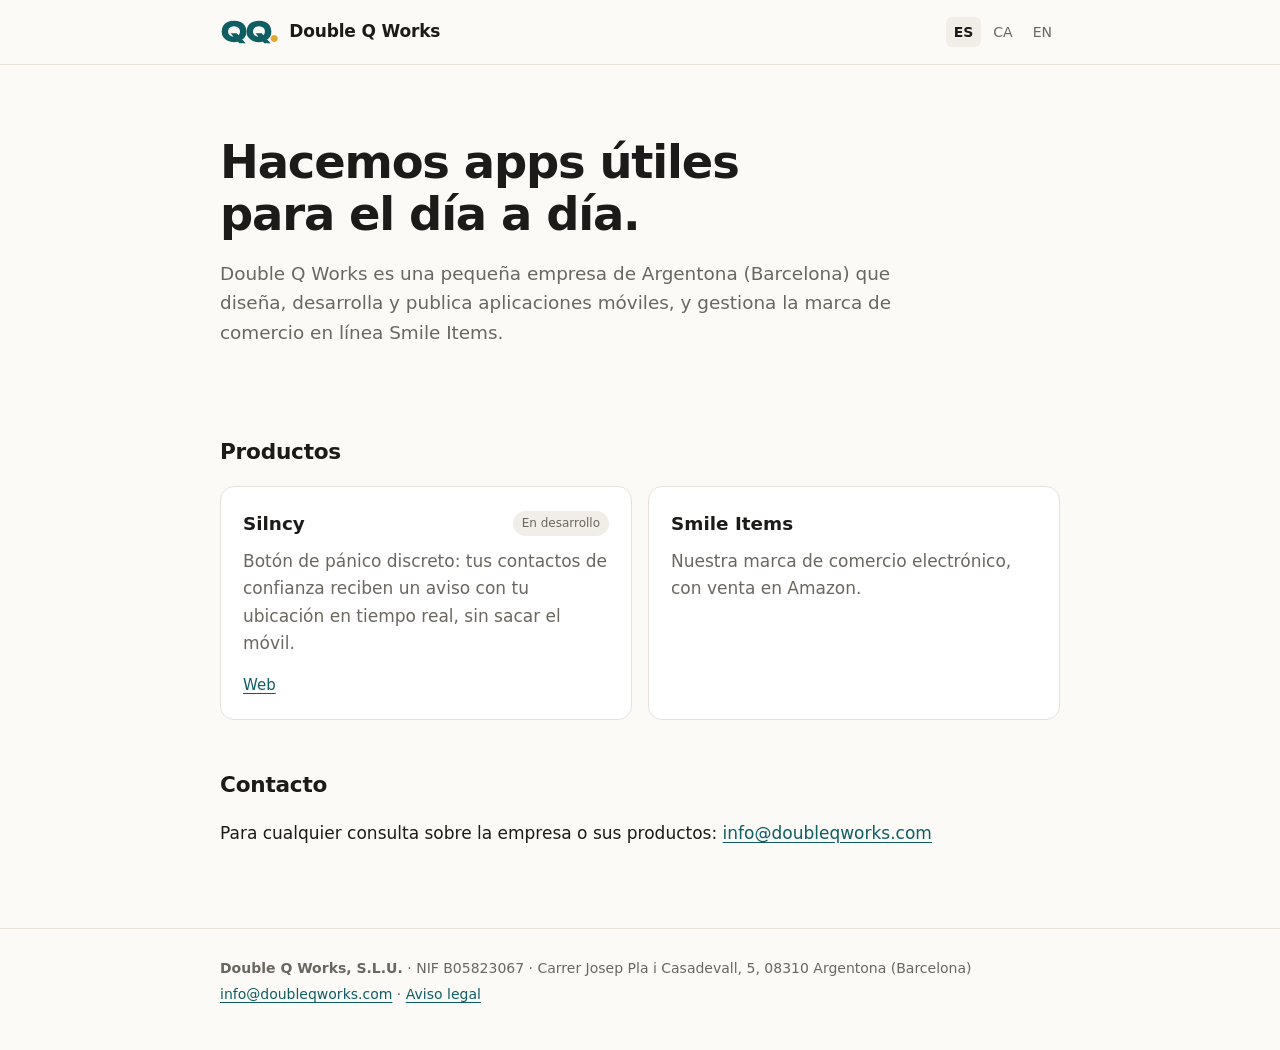
<file: index.html>
<!doctype html>
<html lang="es">
  <head>
    <meta charset="utf-8">
    <meta name="viewport" content="width=device-width, initial-scale=1">
    <title>Double Q Works — Apps y comercio en línea</title>
    <meta name="description" content="Double Q Works, S.L.U. desarrolla apps móviles y gestiona la marca de comercio en línea Smile Items. Argentona (Barcelona).">
    <link rel="canonical" href="https://doubleqworks.com/">
    <link rel="alternate" hreflang="es" href="https://doubleqworks.com/">
    <link rel="alternate" hreflang="ca" href="https://doubleqworks.com/ca/">
    <link rel="alternate" hreflang="en" href="https://doubleqworks.com/en/">
    <link rel="alternate" hreflang="x-default" href="https://doubleqworks.com/">
    <link rel="icon" href="/favicon.svg" type="image/svg+xml">
    <link rel="apple-touch-icon" href="/apple-touch-icon.png">
    <meta name="theme-color" content="#0F5E63">
    <link rel="stylesheet" href="/styles.css">
    <meta property="og:title" content="Double Q Works — Apps y comercio en línea">
    <meta property="og:description" content="Double Q Works, S.L.U. desarrolla apps móviles y gestiona la marca de comercio en línea Smile Items. Argentona (Barcelona).">
    <meta property="og:url" content="https://doubleqworks.com/">
    <meta property="og:type" content="website">
  </head>
  <body>

  <header class="top">
    <div class="wrap bar">
      <a class="brand" href="/" aria-label="Double Q Works"><svg class="mark" viewBox="0 0 431 189" aria-hidden="true"><g transform="translate(5.20 165.40)"><path fill="currentColor" d="M72.0 -62.400000000000006H116.80000000000001L181.60000000000002 11.8H135.6ZM97.0 3.4000000000000004Q70.0 3.4000000000000004 49.7 -6.3999999999999995Q29.400000000000002 -16.2 18.1 -33.800000000000004Q6.800000000000001 -51.400000000000006 6.800000000000001 -75.0Q6.800000000000001 -98.60000000000001 18.1 -116.20000000000002Q29.400000000000002 -133.8 49.7 -143.60000000000002Q70.0 -153.4 97.0 -153.4Q124.0 -153.4 144.3 -143.60000000000002Q164.60000000000002 -133.8 175.90000000000003 -116.20000000000002Q187.20000000000002 -98.60000000000001 187.20000000000002 -75.0Q187.20000000000002 -51.400000000000006 175.90000000000003 -33.800000000000004Q164.60000000000002 -16.2 144.3 -6.3999999999999995Q124.0 3.4000000000000004 97.0 3.4000000000000004ZM97.0 -38.0Q110.4 -38.0 120.10000000000001 -42.5Q129.8 -47.0 135.0 -55.3Q140.20000000000002 -63.6 140.20000000000002 -75.0Q140.20000000000002 -86.4 135.0 -94.7Q129.8 -103.0 120.10000000000001 -107.5Q110.4 -112.0 97.0 -112.0Q83.60000000000001 -112.0 73.9 -107.5Q64.2 -103.0 59.0 -94.7Q53.800000000000004 -86.4 53.800000000000004 -75.0Q53.800000000000004 -63.6 59.0 -55.3Q64.2 -47.0 73.9 -42.5Q83.60000000000001 -38.0 97.0 -38.0Z"/><path fill="currentColor" d="M253.0421052631579 -62.400000000000006H297.8421052631579L362.64210526315793 11.8H316.6421052631579ZM278.0421052631579 3.4000000000000004Q251.0421052631579 3.4000000000000004 230.7421052631579 -6.3999999999999995Q210.4421052631579 -16.2 199.14210526315793 -33.800000000000004Q187.84210526315792 -51.400000000000006 187.84210526315792 -75.0Q187.84210526315792 -98.60000000000001 199.14210526315793 -116.20000000000002Q210.4421052631579 -133.8 230.7421052631579 -143.60000000000002Q251.0421052631579 -153.4 278.0421052631579 -153.4Q305.0421052631579 -153.4 325.3421052631579 -143.60000000000002Q345.64210526315793 -133.8 356.94210526315794 -116.20000000000002Q368.2421052631579 -98.60000000000001 368.2421052631579 -75.0Q368.2421052631579 -51.400000000000006 356.94210526315794 -33.800000000000004Q345.64210526315793 -16.2 325.3421052631579 -6.3999999999999995Q305.0421052631579 3.4000000000000004 278.0421052631579 3.4000000000000004ZM278.0421052631579 -38.0Q291.44210526315794 -38.0 301.14210526315793 -42.5Q310.8421052631579 -47.0 316.0421052631579 -55.3Q321.2421052631579 -63.6 321.2421052631579 -75.0Q321.2421052631579 -86.4 316.0421052631579 -94.7Q310.8421052631579 -103.0 301.14210526315793 -107.5Q291.44210526315794 -112.0 278.0421052631579 -112.0Q264.64210526315793 -112.0 254.9421052631579 -107.5Q245.2421052631579 -103.0 240.0421052631579 -94.7Q234.84210526315792 -86.4 234.84210526315792 -75.0Q234.84210526315792 -63.6 240.0421052631579 -55.3Q245.2421052631579 -47.0 254.9421052631579 -42.5Q264.64210526315793 -38.0 278.0421052631579 -38.0Z"/><path class="dot" d="M388.6842105263158 2.2Q381.6842105263158 2.2 375.88421052631577 -1.1Q370.0842105263158 -4.4 366.7842105263158 -10.2Q363.4842105263158 -16.0 363.4842105263158 -23.0Q363.4842105263158 -30.200000000000003 366.7842105263158 -35.900000000000006Q370.0842105263158 -41.6 375.88421052631577 -44.900000000000006Q381.6842105263158 -48.2 388.6842105263158 -48.2Q395.8842105263158 -48.2 401.5842105263158 -44.900000000000006Q407.2842105263158 -41.6 410.5842105263158 -35.900000000000006Q413.8842105263158 -30.200000000000003 413.8842105263158 -23.0Q413.8842105263158 -16.0 410.5842105263158 -10.2Q407.2842105263158 -4.4 401.5842105263158 -1.1Q395.8842105263158 2.2 388.6842105263158 2.2Z"/></g></svg><span>Double Q Works</span></a>
      <nav class="langs" aria-label="Language"><span aria-current="true">ES</span><a href="/ca/" hreflang="ca" lang="ca">CA</a><a href="/en/" hreflang="en" lang="en">EN</a></nav>
    </div>
  </header>
  <main>
    <section class="hero wrap">
      <h1>Hacemos apps útiles para el día a día.</h1>
      <p class="lede">Double Q Works es una pequeña empresa de Argentona (Barcelona) que diseña, desarrolla y publica aplicaciones móviles, y gestiona la marca de comercio en línea Smile Items.</p>
    </section>

    <section class="wrap" id="products" aria-labelledby="h-products">
      <h2 id="h-products">Productos</h2>
      <ul class="cards">
        <li class="card">
          <div class="card-head"><h3>Silncy</h3><span class="tag">En desarrollo</span></div>
          <p>Botón de pánico discreto: tus contactos de confianza reciben un aviso con tu ubicación en tiempo real, sin sacar el móvil.</p>
          <p class="links"><a href="https://silncy.com/es/">Web</a></p>
        </li>
        <li class="card">
          <div class="card-head"><h3>Smile Items</h3></div>
          <p>Nuestra marca de comercio electrónico, con venta en Amazon.</p>
        </li>
      </ul>
    </section>

    <section class="wrap contact" id="contact" aria-labelledby="h-contact">
      <h2 id="h-contact">Contacto</h2>
      <p>Para cualquier consulta sobre la empresa o sus productos: <a href="mailto:info@doubleqworks.com">info@doubleqworks.com</a></p>
    </section>
  </main>

  <footer class="foot">
    <div class="wrap">
      <p><strong>Double Q Works, S.L.U.</strong> · NIF B05823067 · Carrer Josep Pla i Casadevall, 5, 08310 Argentona (Barcelona)</p>
      <p><a href="mailto:info@doubleqworks.com">info@doubleqworks.com</a> · <a href="/aviso-legal/">Aviso legal</a></p>
    </div>
  </footer>
  </body>
</html>
</file>
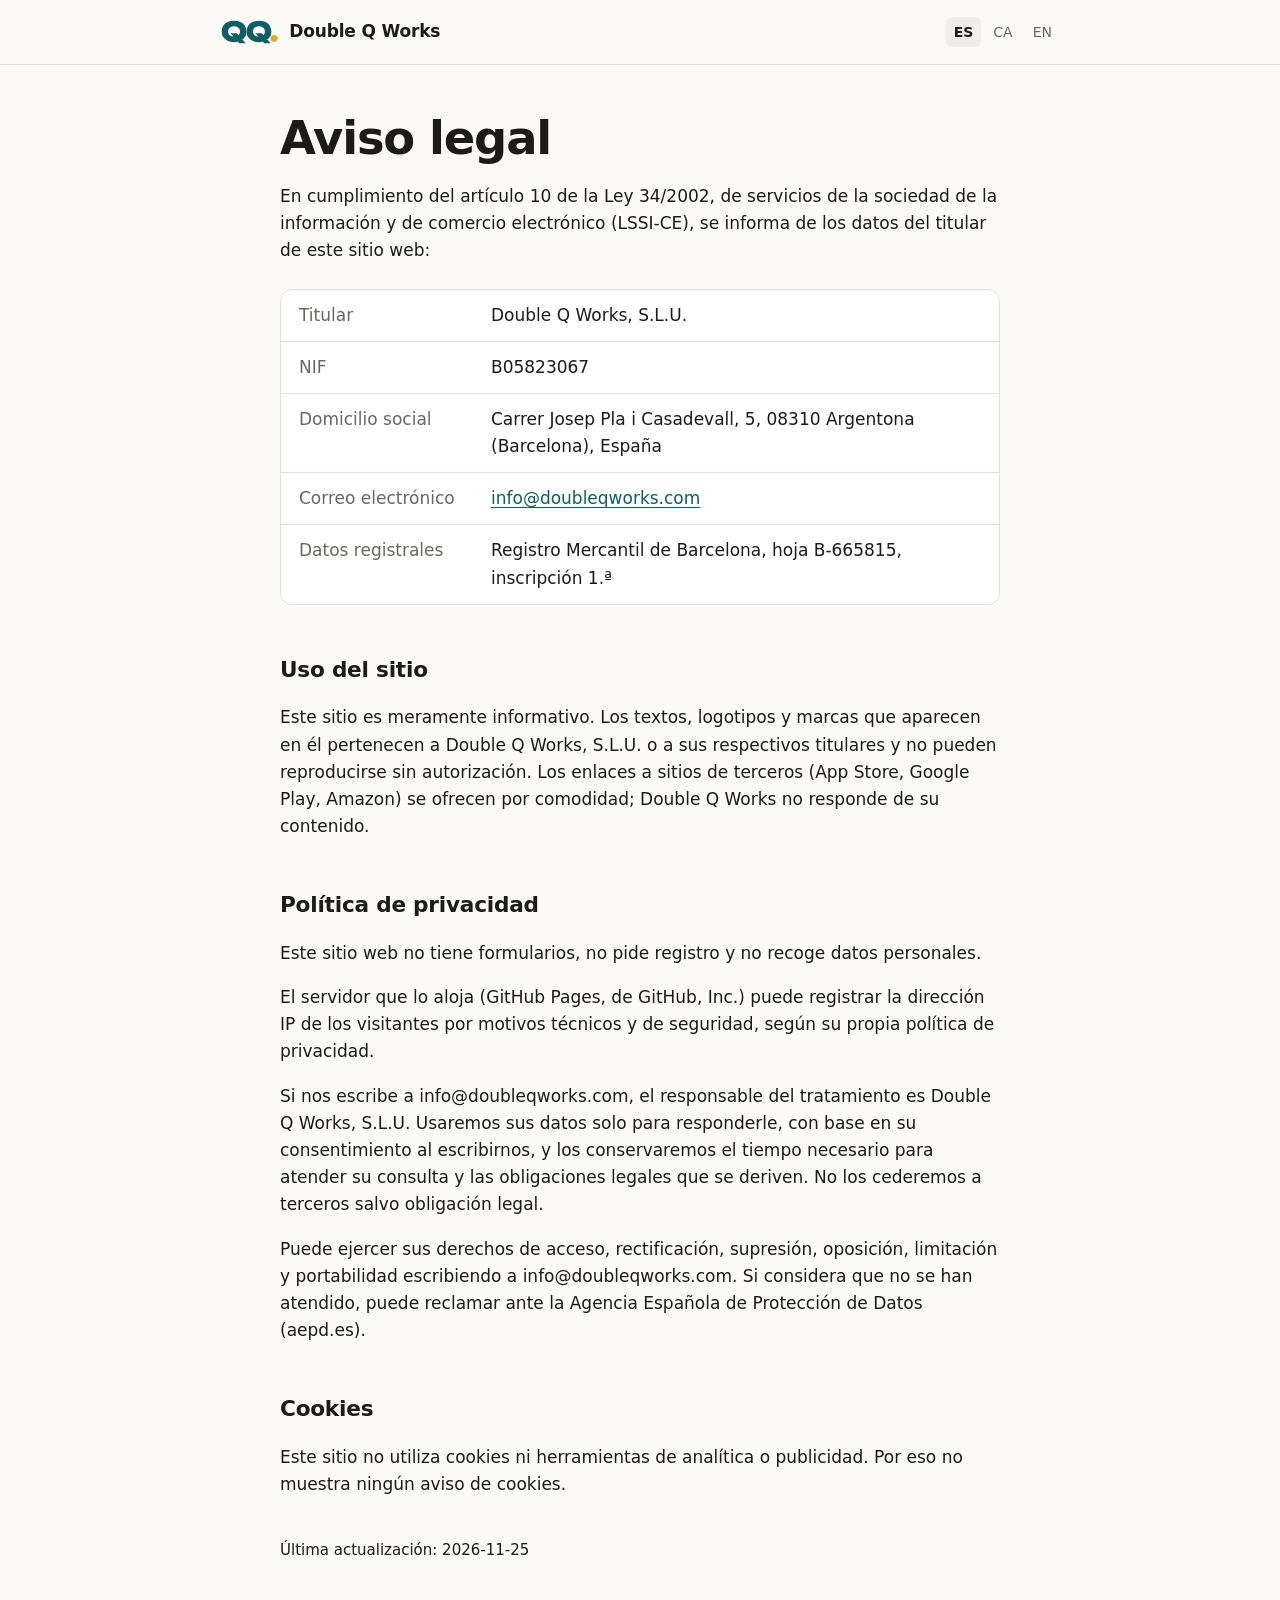
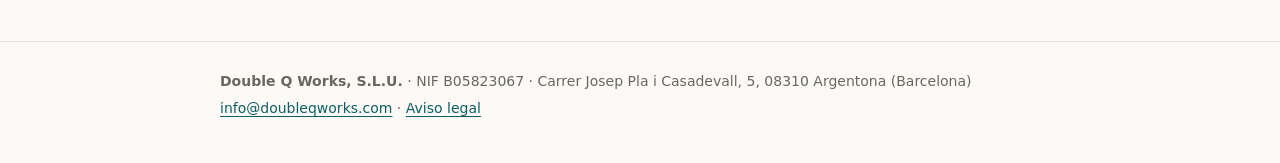
<file: aviso-legal/index.html>
<!doctype html>
<html lang="es">
  <head>
    <meta charset="utf-8">
    <meta name="viewport" content="width=device-width, initial-scale=1">
    <title>Aviso legal, privacidad y cookies — Double Q Works</title>
    <meta name="description" content="En cumplimiento del artículo 10 de la Ley 34/2002, de servicios de la sociedad de la información y de comercio electrónico (LSSI-CE), se informa de lo">
    <link rel="canonical" href="https://doubleqworks.com/aviso-legal/">
    <link rel="alternate" hreflang="es" href="https://doubleqworks.com/aviso-legal/">
    <link rel="alternate" hreflang="ca" href="https://doubleqworks.com/ca/avis-legal/">
    <link rel="alternate" hreflang="en" href="https://doubleqworks.com/en/legal/">
    <link rel="alternate" hreflang="x-default" href="https://doubleqworks.com/aviso-legal/">
    <link rel="icon" href="/favicon.svg" type="image/svg+xml">
    <link rel="apple-touch-icon" href="/apple-touch-icon.png">
    <meta name="theme-color" content="#0F5E63">
    <link rel="stylesheet" href="/styles.css">
    <meta property="og:title" content="Aviso legal, privacidad y cookies — Double Q Works">
    <meta property="og:description" content="En cumplimiento del artículo 10 de la Ley 34/2002, de servicios de la sociedad de la información y de comercio electrónico (LSSI-CE), se informa de lo">
    <meta property="og:url" content="https://doubleqworks.com/aviso-legal/">
    <meta property="og:type" content="website">
  </head>
  <body>

  <header class="top">
    <div class="wrap bar">
      <a class="brand" href="/" aria-label="Double Q Works"><svg class="mark" viewBox="0 0 431 189" aria-hidden="true"><g transform="translate(5.20 165.40)"><path fill="currentColor" d="M72.0 -62.400000000000006H116.80000000000001L181.60000000000002 11.8H135.6ZM97.0 3.4000000000000004Q70.0 3.4000000000000004 49.7 -6.3999999999999995Q29.400000000000002 -16.2 18.1 -33.800000000000004Q6.800000000000001 -51.400000000000006 6.800000000000001 -75.0Q6.800000000000001 -98.60000000000001 18.1 -116.20000000000002Q29.400000000000002 -133.8 49.7 -143.60000000000002Q70.0 -153.4 97.0 -153.4Q124.0 -153.4 144.3 -143.60000000000002Q164.60000000000002 -133.8 175.90000000000003 -116.20000000000002Q187.20000000000002 -98.60000000000001 187.20000000000002 -75.0Q187.20000000000002 -51.400000000000006 175.90000000000003 -33.800000000000004Q164.60000000000002 -16.2 144.3 -6.3999999999999995Q124.0 3.4000000000000004 97.0 3.4000000000000004ZM97.0 -38.0Q110.4 -38.0 120.10000000000001 -42.5Q129.8 -47.0 135.0 -55.3Q140.20000000000002 -63.6 140.20000000000002 -75.0Q140.20000000000002 -86.4 135.0 -94.7Q129.8 -103.0 120.10000000000001 -107.5Q110.4 -112.0 97.0 -112.0Q83.60000000000001 -112.0 73.9 -107.5Q64.2 -103.0 59.0 -94.7Q53.800000000000004 -86.4 53.800000000000004 -75.0Q53.800000000000004 -63.6 59.0 -55.3Q64.2 -47.0 73.9 -42.5Q83.60000000000001 -38.0 97.0 -38.0Z"/><path fill="currentColor" d="M253.0421052631579 -62.400000000000006H297.8421052631579L362.64210526315793 11.8H316.6421052631579ZM278.0421052631579 3.4000000000000004Q251.0421052631579 3.4000000000000004 230.7421052631579 -6.3999999999999995Q210.4421052631579 -16.2 199.14210526315793 -33.800000000000004Q187.84210526315792 -51.400000000000006 187.84210526315792 -75.0Q187.84210526315792 -98.60000000000001 199.14210526315793 -116.20000000000002Q210.4421052631579 -133.8 230.7421052631579 -143.60000000000002Q251.0421052631579 -153.4 278.0421052631579 -153.4Q305.0421052631579 -153.4 325.3421052631579 -143.60000000000002Q345.64210526315793 -133.8 356.94210526315794 -116.20000000000002Q368.2421052631579 -98.60000000000001 368.2421052631579 -75.0Q368.2421052631579 -51.400000000000006 356.94210526315794 -33.800000000000004Q345.64210526315793 -16.2 325.3421052631579 -6.3999999999999995Q305.0421052631579 3.4000000000000004 278.0421052631579 3.4000000000000004ZM278.0421052631579 -38.0Q291.44210526315794 -38.0 301.14210526315793 -42.5Q310.8421052631579 -47.0 316.0421052631579 -55.3Q321.2421052631579 -63.6 321.2421052631579 -75.0Q321.2421052631579 -86.4 316.0421052631579 -94.7Q310.8421052631579 -103.0 301.14210526315793 -107.5Q291.44210526315794 -112.0 278.0421052631579 -112.0Q264.64210526315793 -112.0 254.9421052631579 -107.5Q245.2421052631579 -103.0 240.0421052631579 -94.7Q234.84210526315792 -86.4 234.84210526315792 -75.0Q234.84210526315792 -63.6 240.0421052631579 -55.3Q245.2421052631579 -47.0 254.9421052631579 -42.5Q264.64210526315793 -38.0 278.0421052631579 -38.0Z"/><path class="dot" d="M388.6842105263158 2.2Q381.6842105263158 2.2 375.88421052631577 -1.1Q370.0842105263158 -4.4 366.7842105263158 -10.2Q363.4842105263158 -16.0 363.4842105263158 -23.0Q363.4842105263158 -30.200000000000003 366.7842105263158 -35.900000000000006Q370.0842105263158 -41.6 375.88421052631577 -44.900000000000006Q381.6842105263158 -48.2 388.6842105263158 -48.2Q395.8842105263158 -48.2 401.5842105263158 -44.900000000000006Q407.2842105263158 -41.6 410.5842105263158 -35.900000000000006Q413.8842105263158 -30.200000000000003 413.8842105263158 -23.0Q413.8842105263158 -16.0 410.5842105263158 -10.2Q407.2842105263158 -4.4 401.5842105263158 -1.1Q395.8842105263158 2.2 388.6842105263158 2.2Z"/></g></svg><span>Double Q Works</span></a>
      <nav class="langs" aria-label="Language"><span aria-current="true">ES</span><a href="/ca/avis-legal/" hreflang="ca" lang="ca">CA</a><a href="/en/legal/" hreflang="en" lang="en">EN</a></nav>
    </div>
  </header>
  <main class="wrap prose">
    <h1>Aviso legal</h1>
    <p>En cumplimiento del artículo 10 de la Ley 34/2002, de servicios de la sociedad de la información y de comercio electrónico (LSSI-CE), se informa de los datos del titular de este sitio web:</p>
    <dl class="facts">
      <div><dt>Titular</dt><dd>Double Q Works, S.L.U.</dd></div>
      <div><dt>NIF</dt><dd>B05823067</dd></div>
      <div><dt>Domicilio social</dt><dd>Carrer Josep Pla i Casadevall, 5, 08310 Argentona (Barcelona), España</dd></div>
      <div><dt>Correo electrónico</dt><dd><a href="mailto:info@doubleqworks.com">info@doubleqworks.com</a></dd></div>
      <div><dt>Datos registrales</dt><dd>Registro Mercantil de Barcelona, hoja B-665815, inscripción 1.ª</dd></div>
    </dl>
    <h2>Uso del sitio</h2>
    <p>Este sitio es meramente informativo. Los textos, logotipos y marcas que aparecen en él pertenecen a Double Q Works, S.L.U. o a sus respectivos titulares y no pueden reproducirse sin autorización. Los enlaces a sitios de terceros (App Store, Google Play, Amazon) se ofrecen por comodidad; Double Q Works no responde de su contenido.</p>

    <h2 id="privacy">Política de privacidad</h2>
    <p>Este sitio web no tiene formularios, no pide registro y no recoge datos personales.</p>
    <p>El servidor que lo aloja (GitHub Pages, de GitHub, Inc.) puede registrar la dirección IP de los visitantes por motivos técnicos y de seguridad, según su propia política de privacidad.</p>
    <p>Si nos escribe a info@doubleqworks.com, el responsable del tratamiento es Double Q Works, S.L.U. Usaremos sus datos solo para responderle, con base en su consentimiento al escribirnos, y los conservaremos el tiempo necesario para atender su consulta y las obligaciones legales que se deriven. No los cederemos a terceros salvo obligación legal.</p>
    <p>Puede ejercer sus derechos de acceso, rectificación, supresión, oposición, limitación y portabilidad escribiendo a info@doubleqworks.com. Si considera que no se han atendido, puede reclamar ante la Agencia Española de Protección de Datos (aepd.es).</p>
    

    <h2 id="cookies">Cookies</h2>
    <p>Este sitio no utiliza cookies ni herramientas de analítica o publicidad. Por eso no muestra ningún aviso de cookies.</p>

    <p class="muted">Última actualización: 2026-11-25</p>
  </main>

  <footer class="foot">
    <div class="wrap">
      <p><strong>Double Q Works, S.L.U.</strong> · NIF B05823067 · Carrer Josep Pla i Casadevall, 5, 08310 Argentona (Barcelona)</p>
      <p><a href="mailto:info@doubleqworks.com">info@doubleqworks.com</a> · <a href="/aviso-legal/">Aviso legal</a></p>
    </div>
  </footer>
  </body>
</html>
</file>
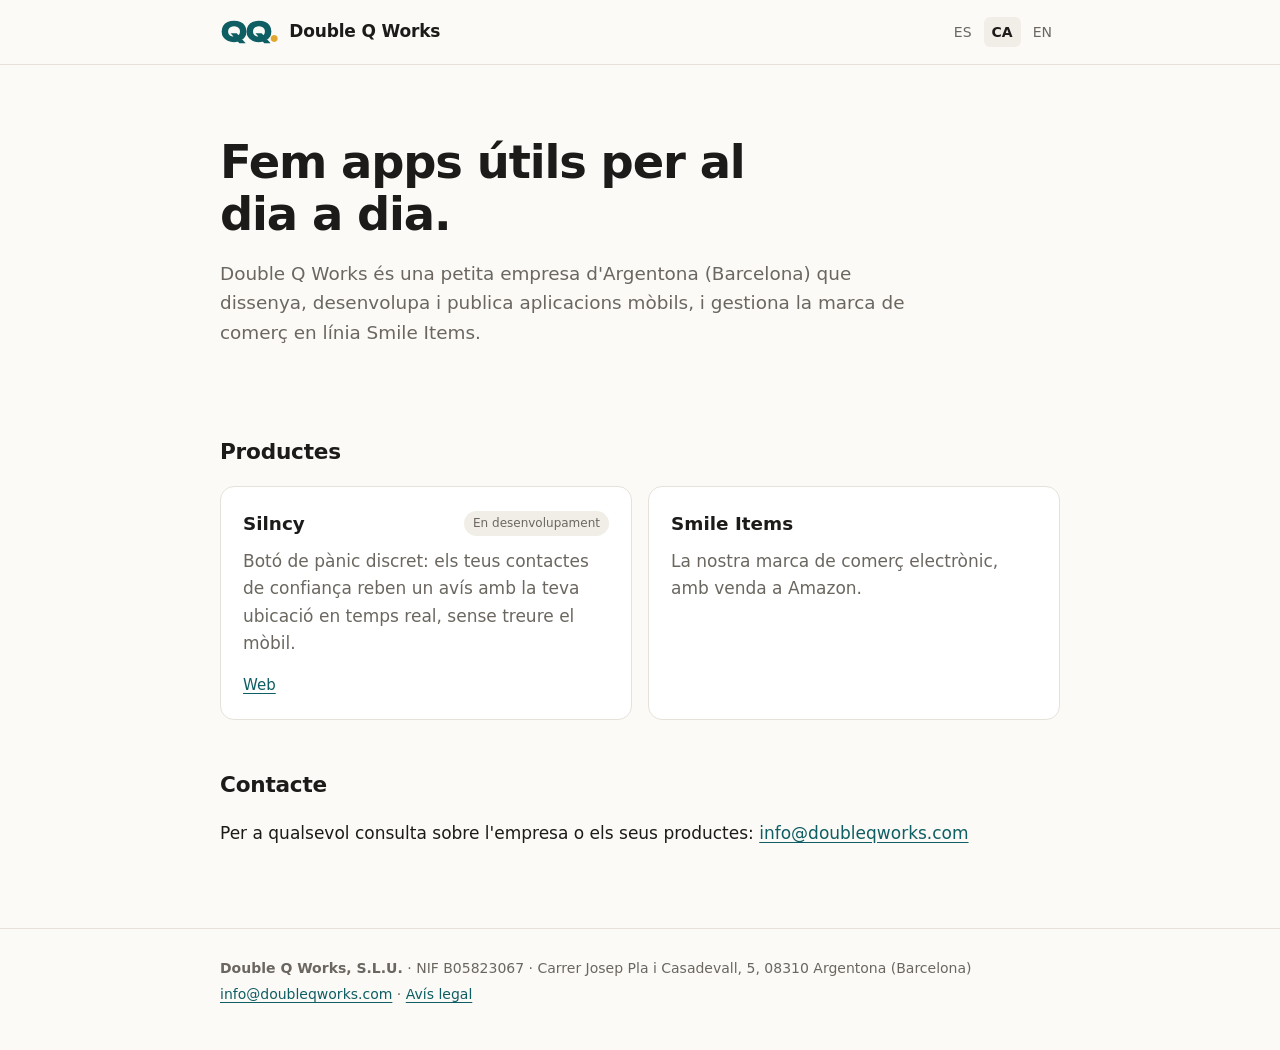
<file: ca/index.html>
<!doctype html>
<html lang="ca">
  <head>
    <meta charset="utf-8">
    <meta name="viewport" content="width=device-width, initial-scale=1">
    <title>Double Q Works — Apps i comerç en línia</title>
    <meta name="description" content="Double Q Works, S.L.U. desenvolupa apps mòbils i gestiona la marca de comerç en línia Smile Items. Argentona (Barcelona).">
    <link rel="canonical" href="https://doubleqworks.com/ca/">
    <link rel="alternate" hreflang="es" href="https://doubleqworks.com/">
    <link rel="alternate" hreflang="ca" href="https://doubleqworks.com/ca/">
    <link rel="alternate" hreflang="en" href="https://doubleqworks.com/en/">
    <link rel="alternate" hreflang="x-default" href="https://doubleqworks.com/">
    <link rel="icon" href="/favicon.svg" type="image/svg+xml">
    <link rel="apple-touch-icon" href="/apple-touch-icon.png">
    <meta name="theme-color" content="#0F5E63">
    <link rel="stylesheet" href="/styles.css">
    <meta property="og:title" content="Double Q Works — Apps i comerç en línia">
    <meta property="og:description" content="Double Q Works, S.L.U. desenvolupa apps mòbils i gestiona la marca de comerç en línia Smile Items. Argentona (Barcelona).">
    <meta property="og:url" content="https://doubleqworks.com/ca/">
    <meta property="og:type" content="website">
  </head>
  <body>

  <header class="top">
    <div class="wrap bar">
      <a class="brand" href="/ca/" aria-label="Double Q Works"><svg class="mark" viewBox="0 0 431 189" aria-hidden="true"><g transform="translate(5.20 165.40)"><path fill="currentColor" d="M72.0 -62.400000000000006H116.80000000000001L181.60000000000002 11.8H135.6ZM97.0 3.4000000000000004Q70.0 3.4000000000000004 49.7 -6.3999999999999995Q29.400000000000002 -16.2 18.1 -33.800000000000004Q6.800000000000001 -51.400000000000006 6.800000000000001 -75.0Q6.800000000000001 -98.60000000000001 18.1 -116.20000000000002Q29.400000000000002 -133.8 49.7 -143.60000000000002Q70.0 -153.4 97.0 -153.4Q124.0 -153.4 144.3 -143.60000000000002Q164.60000000000002 -133.8 175.90000000000003 -116.20000000000002Q187.20000000000002 -98.60000000000001 187.20000000000002 -75.0Q187.20000000000002 -51.400000000000006 175.90000000000003 -33.800000000000004Q164.60000000000002 -16.2 144.3 -6.3999999999999995Q124.0 3.4000000000000004 97.0 3.4000000000000004ZM97.0 -38.0Q110.4 -38.0 120.10000000000001 -42.5Q129.8 -47.0 135.0 -55.3Q140.20000000000002 -63.6 140.20000000000002 -75.0Q140.20000000000002 -86.4 135.0 -94.7Q129.8 -103.0 120.10000000000001 -107.5Q110.4 -112.0 97.0 -112.0Q83.60000000000001 -112.0 73.9 -107.5Q64.2 -103.0 59.0 -94.7Q53.800000000000004 -86.4 53.800000000000004 -75.0Q53.800000000000004 -63.6 59.0 -55.3Q64.2 -47.0 73.9 -42.5Q83.60000000000001 -38.0 97.0 -38.0Z"/><path fill="currentColor" d="M253.0421052631579 -62.400000000000006H297.8421052631579L362.64210526315793 11.8H316.6421052631579ZM278.0421052631579 3.4000000000000004Q251.0421052631579 3.4000000000000004 230.7421052631579 -6.3999999999999995Q210.4421052631579 -16.2 199.14210526315793 -33.800000000000004Q187.84210526315792 -51.400000000000006 187.84210526315792 -75.0Q187.84210526315792 -98.60000000000001 199.14210526315793 -116.20000000000002Q210.4421052631579 -133.8 230.7421052631579 -143.60000000000002Q251.0421052631579 -153.4 278.0421052631579 -153.4Q305.0421052631579 -153.4 325.3421052631579 -143.60000000000002Q345.64210526315793 -133.8 356.94210526315794 -116.20000000000002Q368.2421052631579 -98.60000000000001 368.2421052631579 -75.0Q368.2421052631579 -51.400000000000006 356.94210526315794 -33.800000000000004Q345.64210526315793 -16.2 325.3421052631579 -6.3999999999999995Q305.0421052631579 3.4000000000000004 278.0421052631579 3.4000000000000004ZM278.0421052631579 -38.0Q291.44210526315794 -38.0 301.14210526315793 -42.5Q310.8421052631579 -47.0 316.0421052631579 -55.3Q321.2421052631579 -63.6 321.2421052631579 -75.0Q321.2421052631579 -86.4 316.0421052631579 -94.7Q310.8421052631579 -103.0 301.14210526315793 -107.5Q291.44210526315794 -112.0 278.0421052631579 -112.0Q264.64210526315793 -112.0 254.9421052631579 -107.5Q245.2421052631579 -103.0 240.0421052631579 -94.7Q234.84210526315792 -86.4 234.84210526315792 -75.0Q234.84210526315792 -63.6 240.0421052631579 -55.3Q245.2421052631579 -47.0 254.9421052631579 -42.5Q264.64210526315793 -38.0 278.0421052631579 -38.0Z"/><path class="dot" d="M388.6842105263158 2.2Q381.6842105263158 2.2 375.88421052631577 -1.1Q370.0842105263158 -4.4 366.7842105263158 -10.2Q363.4842105263158 -16.0 363.4842105263158 -23.0Q363.4842105263158 -30.200000000000003 366.7842105263158 -35.900000000000006Q370.0842105263158 -41.6 375.88421052631577 -44.900000000000006Q381.6842105263158 -48.2 388.6842105263158 -48.2Q395.8842105263158 -48.2 401.5842105263158 -44.900000000000006Q407.2842105263158 -41.6 410.5842105263158 -35.900000000000006Q413.8842105263158 -30.200000000000003 413.8842105263158 -23.0Q413.8842105263158 -16.0 410.5842105263158 -10.2Q407.2842105263158 -4.4 401.5842105263158 -1.1Q395.8842105263158 2.2 388.6842105263158 2.2Z"/></g></svg><span>Double Q Works</span></a>
      <nav class="langs" aria-label="Language"><a href="/" hreflang="es" lang="es">ES</a><span aria-current="true">CA</span><a href="/en/" hreflang="en" lang="en">EN</a></nav>
    </div>
  </header>
  <main>
    <section class="hero wrap">
      <h1>Fem apps útils per al dia a dia.</h1>
      <p class="lede">Double Q Works és una petita empresa d'Argentona (Barcelona) que dissenya, desenvolupa i publica aplicacions mòbils, i gestiona la marca de comerç en línia Smile Items.</p>
    </section>

    <section class="wrap" id="products" aria-labelledby="h-products">
      <h2 id="h-products">Productes</h2>
      <ul class="cards">
        <li class="card">
          <div class="card-head"><h3>Silncy</h3><span class="tag">En desenvolupament</span></div>
          <p>Botó de pànic discret: els teus contactes de confiança reben un avís amb la teva ubicació en temps real, sense treure el mòbil.</p>
          <p class="links"><a href="https://silncy.com/ca/">Web</a></p>
        </li>
        <li class="card">
          <div class="card-head"><h3>Smile Items</h3></div>
          <p>La nostra marca de comerç electrònic, amb venda a Amazon.</p>
        </li>
      </ul>
    </section>

    <section class="wrap contact" id="contact" aria-labelledby="h-contact">
      <h2 id="h-contact">Contacte</h2>
      <p>Per a qualsevol consulta sobre l'empresa o els seus productes: <a href="mailto:info@doubleqworks.com">info@doubleqworks.com</a></p>
    </section>
  </main>

  <footer class="foot">
    <div class="wrap">
      <p><strong>Double Q Works, S.L.U.</strong> · NIF B05823067 · Carrer Josep Pla i Casadevall, 5, 08310 Argentona (Barcelona)</p>
      <p><a href="mailto:info@doubleqworks.com">info@doubleqworks.com</a> · <a href="/ca/avis-legal/">Avís legal</a></p>
    </div>
  </footer>
  </body>
</html>
</file>
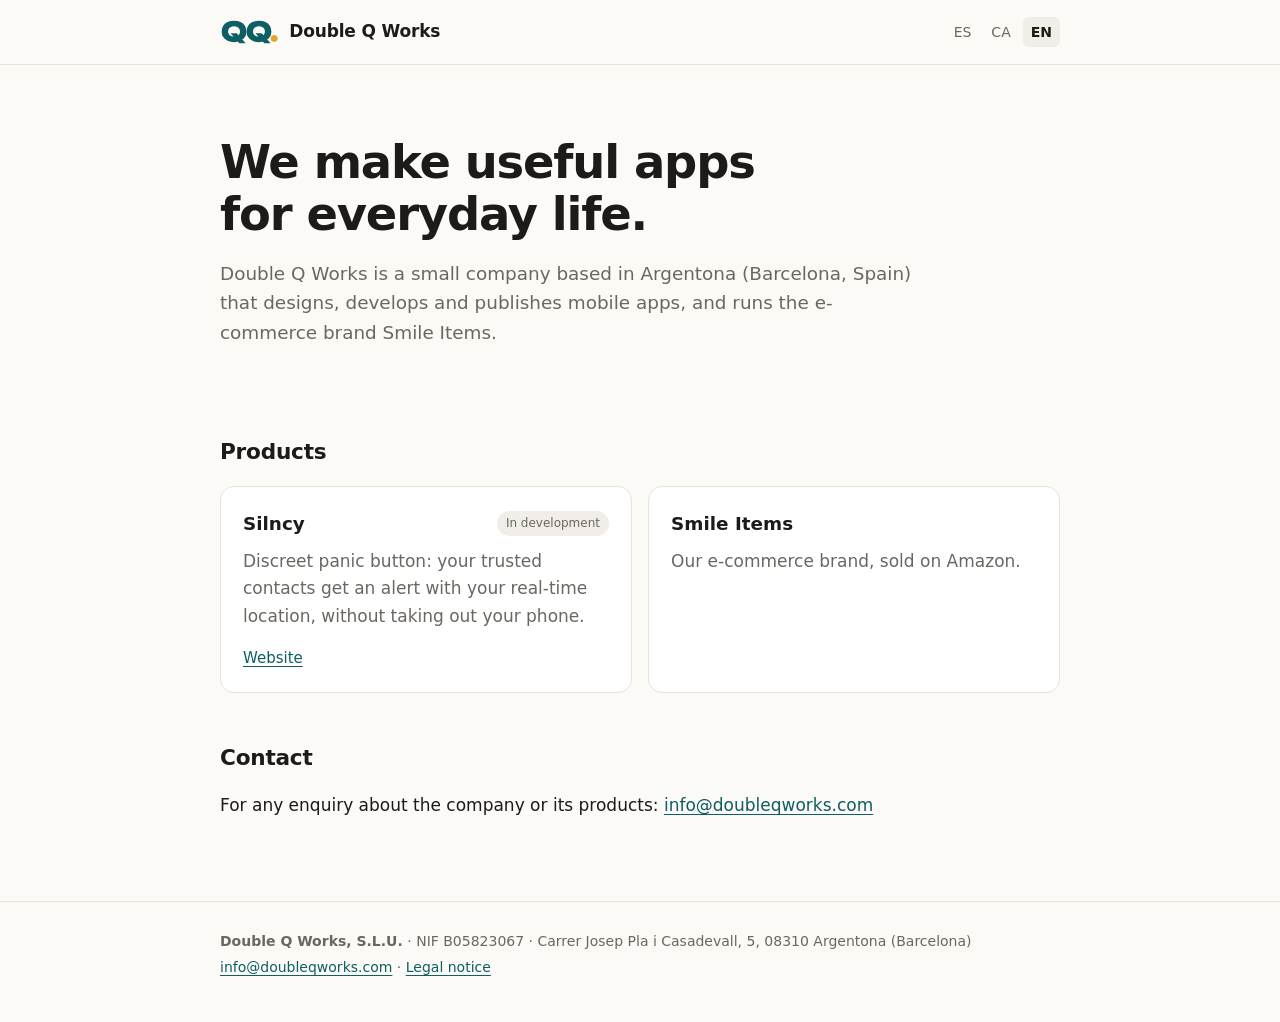
<file: en/index.html>
<!doctype html>
<html lang="en">
  <head>
    <meta charset="utf-8">
    <meta name="viewport" content="width=device-width, initial-scale=1">
    <title>Double Q Works — Apps and e-commerce</title>
    <meta name="description" content="Double Q Works, S.L.U. builds mobile apps and runs the e-commerce brand Smile Items. Argentona (Barcelona, Spain).">
    <link rel="canonical" href="https://doubleqworks.com/en/">
    <link rel="alternate" hreflang="es" href="https://doubleqworks.com/">
    <link rel="alternate" hreflang="ca" href="https://doubleqworks.com/ca/">
    <link rel="alternate" hreflang="en" href="https://doubleqworks.com/en/">
    <link rel="alternate" hreflang="x-default" href="https://doubleqworks.com/">
    <link rel="icon" href="/favicon.svg" type="image/svg+xml">
    <link rel="apple-touch-icon" href="/apple-touch-icon.png">
    <meta name="theme-color" content="#0F5E63">
    <link rel="stylesheet" href="/styles.css">
    <meta property="og:title" content="Double Q Works — Apps and e-commerce">
    <meta property="og:description" content="Double Q Works, S.L.U. builds mobile apps and runs the e-commerce brand Smile Items. Argentona (Barcelona, Spain).">
    <meta property="og:url" content="https://doubleqworks.com/en/">
    <meta property="og:type" content="website">
  </head>
  <body>

  <header class="top">
    <div class="wrap bar">
      <a class="brand" href="/en/" aria-label="Double Q Works"><svg class="mark" viewBox="0 0 431 189" aria-hidden="true"><g transform="translate(5.20 165.40)"><path fill="currentColor" d="M72.0 -62.400000000000006H116.80000000000001L181.60000000000002 11.8H135.6ZM97.0 3.4000000000000004Q70.0 3.4000000000000004 49.7 -6.3999999999999995Q29.400000000000002 -16.2 18.1 -33.800000000000004Q6.800000000000001 -51.400000000000006 6.800000000000001 -75.0Q6.800000000000001 -98.60000000000001 18.1 -116.20000000000002Q29.400000000000002 -133.8 49.7 -143.60000000000002Q70.0 -153.4 97.0 -153.4Q124.0 -153.4 144.3 -143.60000000000002Q164.60000000000002 -133.8 175.90000000000003 -116.20000000000002Q187.20000000000002 -98.60000000000001 187.20000000000002 -75.0Q187.20000000000002 -51.400000000000006 175.90000000000003 -33.800000000000004Q164.60000000000002 -16.2 144.3 -6.3999999999999995Q124.0 3.4000000000000004 97.0 3.4000000000000004ZM97.0 -38.0Q110.4 -38.0 120.10000000000001 -42.5Q129.8 -47.0 135.0 -55.3Q140.20000000000002 -63.6 140.20000000000002 -75.0Q140.20000000000002 -86.4 135.0 -94.7Q129.8 -103.0 120.10000000000001 -107.5Q110.4 -112.0 97.0 -112.0Q83.60000000000001 -112.0 73.9 -107.5Q64.2 -103.0 59.0 -94.7Q53.800000000000004 -86.4 53.800000000000004 -75.0Q53.800000000000004 -63.6 59.0 -55.3Q64.2 -47.0 73.9 -42.5Q83.60000000000001 -38.0 97.0 -38.0Z"/><path fill="currentColor" d="M253.0421052631579 -62.400000000000006H297.8421052631579L362.64210526315793 11.8H316.6421052631579ZM278.0421052631579 3.4000000000000004Q251.0421052631579 3.4000000000000004 230.7421052631579 -6.3999999999999995Q210.4421052631579 -16.2 199.14210526315793 -33.800000000000004Q187.84210526315792 -51.400000000000006 187.84210526315792 -75.0Q187.84210526315792 -98.60000000000001 199.14210526315793 -116.20000000000002Q210.4421052631579 -133.8 230.7421052631579 -143.60000000000002Q251.0421052631579 -153.4 278.0421052631579 -153.4Q305.0421052631579 -153.4 325.3421052631579 -143.60000000000002Q345.64210526315793 -133.8 356.94210526315794 -116.20000000000002Q368.2421052631579 -98.60000000000001 368.2421052631579 -75.0Q368.2421052631579 -51.400000000000006 356.94210526315794 -33.800000000000004Q345.64210526315793 -16.2 325.3421052631579 -6.3999999999999995Q305.0421052631579 3.4000000000000004 278.0421052631579 3.4000000000000004ZM278.0421052631579 -38.0Q291.44210526315794 -38.0 301.14210526315793 -42.5Q310.8421052631579 -47.0 316.0421052631579 -55.3Q321.2421052631579 -63.6 321.2421052631579 -75.0Q321.2421052631579 -86.4 316.0421052631579 -94.7Q310.8421052631579 -103.0 301.14210526315793 -107.5Q291.44210526315794 -112.0 278.0421052631579 -112.0Q264.64210526315793 -112.0 254.9421052631579 -107.5Q245.2421052631579 -103.0 240.0421052631579 -94.7Q234.84210526315792 -86.4 234.84210526315792 -75.0Q234.84210526315792 -63.6 240.0421052631579 -55.3Q245.2421052631579 -47.0 254.9421052631579 -42.5Q264.64210526315793 -38.0 278.0421052631579 -38.0Z"/><path class="dot" d="M388.6842105263158 2.2Q381.6842105263158 2.2 375.88421052631577 -1.1Q370.0842105263158 -4.4 366.7842105263158 -10.2Q363.4842105263158 -16.0 363.4842105263158 -23.0Q363.4842105263158 -30.200000000000003 366.7842105263158 -35.900000000000006Q370.0842105263158 -41.6 375.88421052631577 -44.900000000000006Q381.6842105263158 -48.2 388.6842105263158 -48.2Q395.8842105263158 -48.2 401.5842105263158 -44.900000000000006Q407.2842105263158 -41.6 410.5842105263158 -35.900000000000006Q413.8842105263158 -30.200000000000003 413.8842105263158 -23.0Q413.8842105263158 -16.0 410.5842105263158 -10.2Q407.2842105263158 -4.4 401.5842105263158 -1.1Q395.8842105263158 2.2 388.6842105263158 2.2Z"/></g></svg><span>Double Q Works</span></a>
      <nav class="langs" aria-label="Language"><a href="/" hreflang="es" lang="es">ES</a><a href="/ca/" hreflang="ca" lang="ca">CA</a><span aria-current="true">EN</span></nav>
    </div>
  </header>
  <main>
    <section class="hero wrap">
      <h1>We make useful apps for everyday life.</h1>
      <p class="lede">Double Q Works is a small company based in Argentona (Barcelona, Spain) that designs, develops and publishes mobile apps, and runs the e-commerce brand Smile Items.</p>
    </section>

    <section class="wrap" id="products" aria-labelledby="h-products">
      <h2 id="h-products">Products</h2>
      <ul class="cards">
        <li class="card">
          <div class="card-head"><h3>Silncy</h3><span class="tag">In development</span></div>
          <p>Discreet panic button: your trusted contacts get an alert with your real-time location, without taking out your phone.</p>
          <p class="links"><a href="https://silncy.com/">Website</a></p>
        </li>
        <li class="card">
          <div class="card-head"><h3>Smile Items</h3></div>
          <p>Our e-commerce brand, sold on Amazon.</p>
        </li>
      </ul>
    </section>

    <section class="wrap contact" id="contact" aria-labelledby="h-contact">
      <h2 id="h-contact">Contact</h2>
      <p>For any enquiry about the company or its products: <a href="mailto:info@doubleqworks.com">info@doubleqworks.com</a></p>
    </section>
  </main>

  <footer class="foot">
    <div class="wrap">
      <p><strong>Double Q Works, S.L.U.</strong> · NIF B05823067 · Carrer Josep Pla i Casadevall, 5, 08310 Argentona (Barcelona)</p>
      <p><a href="mailto:info@doubleqworks.com">info@doubleqworks.com</a> · <a href="/en/legal/">Legal notice</a></p>
    </div>
  </footer>
  </body>
</html>
</file>
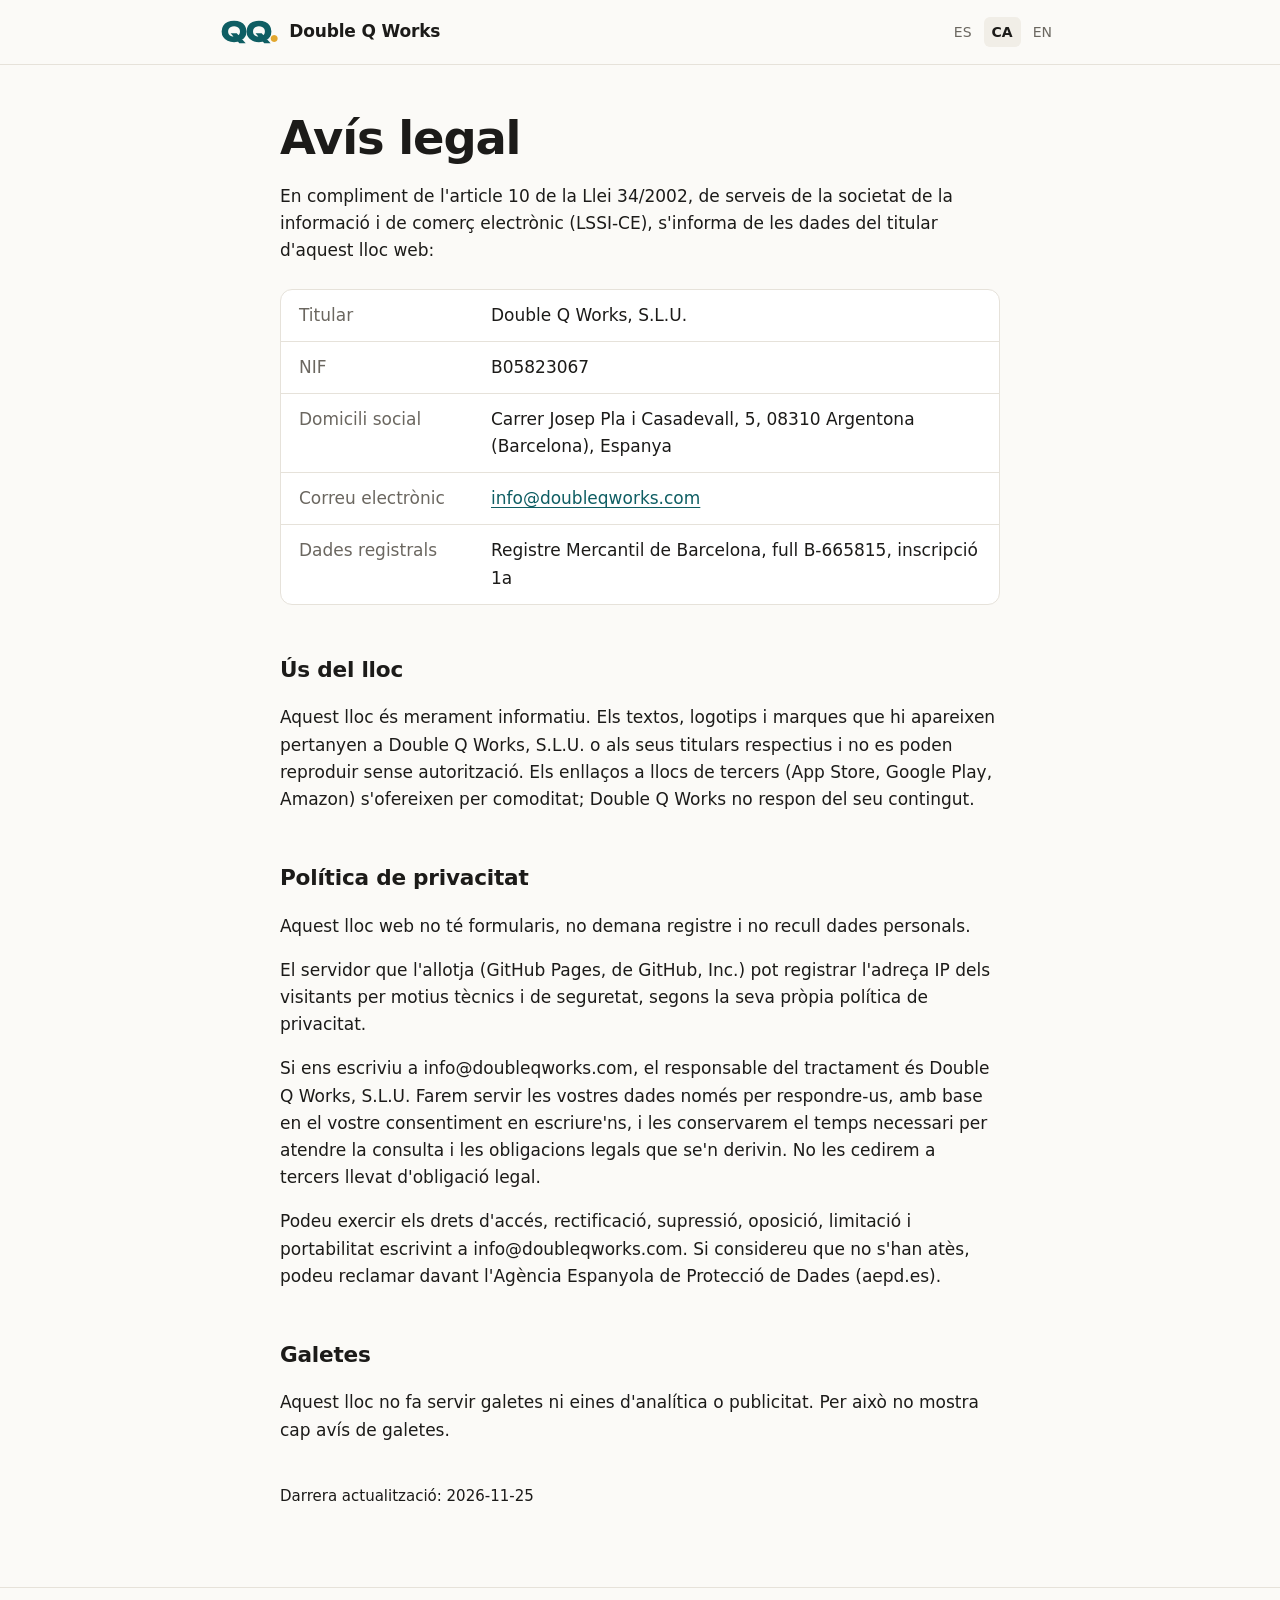
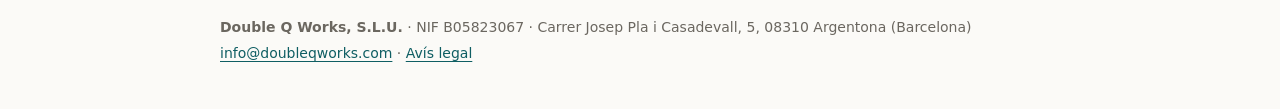
<file: ca/avis-legal/index.html>
<!doctype html>
<html lang="ca">
  <head>
    <meta charset="utf-8">
    <meta name="viewport" content="width=device-width, initial-scale=1">
    <title>Avís legal, privacitat i galetes — Double Q Works</title>
    <meta name="description" content="En compliment de l'article 10 de la Llei 34/2002, de serveis de la societat de la informació i de comerç electrònic (LSSI-CE), s'informa de les dades ">
    <link rel="canonical" href="https://doubleqworks.com/ca/avis-legal/">
    <link rel="alternate" hreflang="es" href="https://doubleqworks.com/aviso-legal/">
    <link rel="alternate" hreflang="ca" href="https://doubleqworks.com/ca/avis-legal/">
    <link rel="alternate" hreflang="en" href="https://doubleqworks.com/en/legal/">
    <link rel="alternate" hreflang="x-default" href="https://doubleqworks.com/aviso-legal/">
    <link rel="icon" href="/favicon.svg" type="image/svg+xml">
    <link rel="apple-touch-icon" href="/apple-touch-icon.png">
    <meta name="theme-color" content="#0F5E63">
    <link rel="stylesheet" href="/styles.css">
    <meta property="og:title" content="Avís legal, privacitat i galetes — Double Q Works">
    <meta property="og:description" content="En compliment de l'article 10 de la Llei 34/2002, de serveis de la societat de la informació i de comerç electrònic (LSSI-CE), s'informa de les dades ">
    <meta property="og:url" content="https://doubleqworks.com/ca/avis-legal/">
    <meta property="og:type" content="website">
  </head>
  <body>

  <header class="top">
    <div class="wrap bar">
      <a class="brand" href="/ca/" aria-label="Double Q Works"><svg class="mark" viewBox="0 0 431 189" aria-hidden="true"><g transform="translate(5.20 165.40)"><path fill="currentColor" d="M72.0 -62.400000000000006H116.80000000000001L181.60000000000002 11.8H135.6ZM97.0 3.4000000000000004Q70.0 3.4000000000000004 49.7 -6.3999999999999995Q29.400000000000002 -16.2 18.1 -33.800000000000004Q6.800000000000001 -51.400000000000006 6.800000000000001 -75.0Q6.800000000000001 -98.60000000000001 18.1 -116.20000000000002Q29.400000000000002 -133.8 49.7 -143.60000000000002Q70.0 -153.4 97.0 -153.4Q124.0 -153.4 144.3 -143.60000000000002Q164.60000000000002 -133.8 175.90000000000003 -116.20000000000002Q187.20000000000002 -98.60000000000001 187.20000000000002 -75.0Q187.20000000000002 -51.400000000000006 175.90000000000003 -33.800000000000004Q164.60000000000002 -16.2 144.3 -6.3999999999999995Q124.0 3.4000000000000004 97.0 3.4000000000000004ZM97.0 -38.0Q110.4 -38.0 120.10000000000001 -42.5Q129.8 -47.0 135.0 -55.3Q140.20000000000002 -63.6 140.20000000000002 -75.0Q140.20000000000002 -86.4 135.0 -94.7Q129.8 -103.0 120.10000000000001 -107.5Q110.4 -112.0 97.0 -112.0Q83.60000000000001 -112.0 73.9 -107.5Q64.2 -103.0 59.0 -94.7Q53.800000000000004 -86.4 53.800000000000004 -75.0Q53.800000000000004 -63.6 59.0 -55.3Q64.2 -47.0 73.9 -42.5Q83.60000000000001 -38.0 97.0 -38.0Z"/><path fill="currentColor" d="M253.0421052631579 -62.400000000000006H297.8421052631579L362.64210526315793 11.8H316.6421052631579ZM278.0421052631579 3.4000000000000004Q251.0421052631579 3.4000000000000004 230.7421052631579 -6.3999999999999995Q210.4421052631579 -16.2 199.14210526315793 -33.800000000000004Q187.84210526315792 -51.400000000000006 187.84210526315792 -75.0Q187.84210526315792 -98.60000000000001 199.14210526315793 -116.20000000000002Q210.4421052631579 -133.8 230.7421052631579 -143.60000000000002Q251.0421052631579 -153.4 278.0421052631579 -153.4Q305.0421052631579 -153.4 325.3421052631579 -143.60000000000002Q345.64210526315793 -133.8 356.94210526315794 -116.20000000000002Q368.2421052631579 -98.60000000000001 368.2421052631579 -75.0Q368.2421052631579 -51.400000000000006 356.94210526315794 -33.800000000000004Q345.64210526315793 -16.2 325.3421052631579 -6.3999999999999995Q305.0421052631579 3.4000000000000004 278.0421052631579 3.4000000000000004ZM278.0421052631579 -38.0Q291.44210526315794 -38.0 301.14210526315793 -42.5Q310.8421052631579 -47.0 316.0421052631579 -55.3Q321.2421052631579 -63.6 321.2421052631579 -75.0Q321.2421052631579 -86.4 316.0421052631579 -94.7Q310.8421052631579 -103.0 301.14210526315793 -107.5Q291.44210526315794 -112.0 278.0421052631579 -112.0Q264.64210526315793 -112.0 254.9421052631579 -107.5Q245.2421052631579 -103.0 240.0421052631579 -94.7Q234.84210526315792 -86.4 234.84210526315792 -75.0Q234.84210526315792 -63.6 240.0421052631579 -55.3Q245.2421052631579 -47.0 254.9421052631579 -42.5Q264.64210526315793 -38.0 278.0421052631579 -38.0Z"/><path class="dot" d="M388.6842105263158 2.2Q381.6842105263158 2.2 375.88421052631577 -1.1Q370.0842105263158 -4.4 366.7842105263158 -10.2Q363.4842105263158 -16.0 363.4842105263158 -23.0Q363.4842105263158 -30.200000000000003 366.7842105263158 -35.900000000000006Q370.0842105263158 -41.6 375.88421052631577 -44.900000000000006Q381.6842105263158 -48.2 388.6842105263158 -48.2Q395.8842105263158 -48.2 401.5842105263158 -44.900000000000006Q407.2842105263158 -41.6 410.5842105263158 -35.900000000000006Q413.8842105263158 -30.200000000000003 413.8842105263158 -23.0Q413.8842105263158 -16.0 410.5842105263158 -10.2Q407.2842105263158 -4.4 401.5842105263158 -1.1Q395.8842105263158 2.2 388.6842105263158 2.2Z"/></g></svg><span>Double Q Works</span></a>
      <nav class="langs" aria-label="Language"><a href="/aviso-legal/" hreflang="es" lang="es">ES</a><span aria-current="true">CA</span><a href="/en/legal/" hreflang="en" lang="en">EN</a></nav>
    </div>
  </header>
  <main class="wrap prose">
    <h1>Avís legal</h1>
    <p>En compliment de l'article 10 de la Llei 34/2002, de serveis de la societat de la informació i de comerç electrònic (LSSI-CE), s'informa de les dades del titular d'aquest lloc web:</p>
    <dl class="facts">
      <div><dt>Titular</dt><dd>Double Q Works, S.L.U.</dd></div>
      <div><dt>NIF</dt><dd>B05823067</dd></div>
      <div><dt>Domicili social</dt><dd>Carrer Josep Pla i Casadevall, 5, 08310 Argentona (Barcelona), Espanya</dd></div>
      <div><dt>Correu electrònic</dt><dd><a href="mailto:info@doubleqworks.com">info@doubleqworks.com</a></dd></div>
      <div><dt>Dades registrals</dt><dd>Registre Mercantil de Barcelona, full B-665815, inscripció 1a</dd></div>
    </dl>
    <h2>Ús del lloc</h2>
    <p>Aquest lloc és merament informatiu. Els textos, logotips i marques que hi apareixen pertanyen a Double Q Works, S.L.U. o als seus titulars respectius i no es poden reproduir sense autorització. Els enllaços a llocs de tercers (App Store, Google Play, Amazon) s'ofereixen per comoditat; Double Q Works no respon del seu contingut.</p>

    <h2 id="privacy">Política de privacitat</h2>
    <p>Aquest lloc web no té formularis, no demana registre i no recull dades personals.</p>
    <p>El servidor que l'allotja (GitHub Pages, de GitHub, Inc.) pot registrar l'adreça IP dels visitants per motius tècnics i de seguretat, segons la seva pròpia política de privacitat.</p>
    <p>Si ens escriviu a info@doubleqworks.com, el responsable del tractament és Double Q Works, S.L.U. Farem servir les vostres dades només per respondre-us, amb base en el vostre consentiment en escriure'ns, i les conservarem el temps necessari per atendre la consulta i les obligacions legals que se'n derivin. No les cedirem a tercers llevat d'obligació legal.</p>
    <p>Podeu exercir els drets d'accés, rectificació, supressió, oposició, limitació i portabilitat escrivint a info@doubleqworks.com. Si considereu que no s'han atès, podeu reclamar davant l'Agència Espanyola de Protecció de Dades (aepd.es).</p>
    

    <h2 id="cookies">Galetes</h2>
    <p>Aquest lloc no fa servir galetes ni eines d'analítica o publicitat. Per això no mostra cap avís de galetes.</p>

    <p class="muted">Darrera actualització: 2026-11-25</p>
  </main>

  <footer class="foot">
    <div class="wrap">
      <p><strong>Double Q Works, S.L.U.</strong> · NIF B05823067 · Carrer Josep Pla i Casadevall, 5, 08310 Argentona (Barcelona)</p>
      <p><a href="mailto:info@doubleqworks.com">info@doubleqworks.com</a> · <a href="/ca/avis-legal/">Avís legal</a></p>
    </div>
  </footer>
  </body>
</html>
</file>
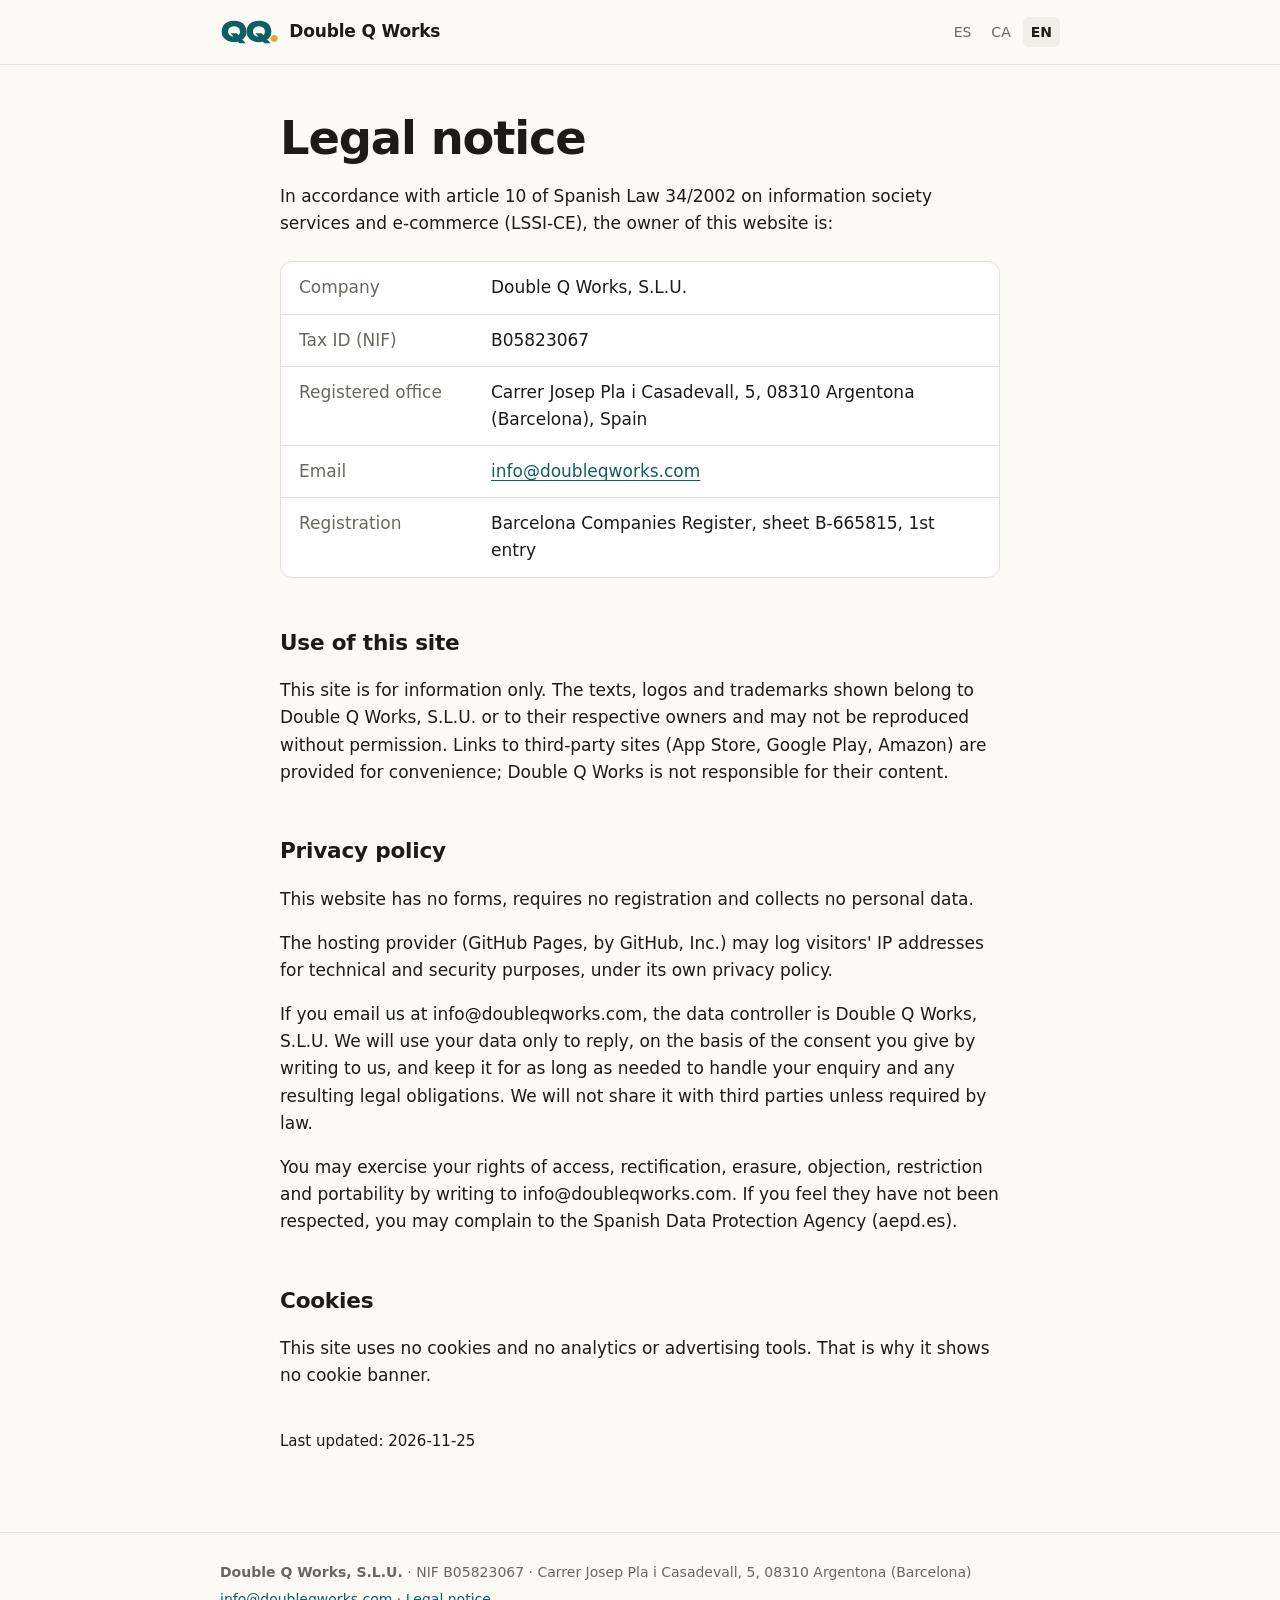
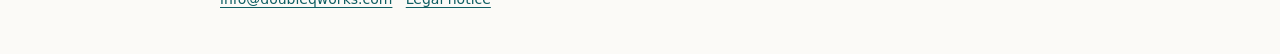
<file: en/legal/index.html>
<!doctype html>
<html lang="en">
  <head>
    <meta charset="utf-8">
    <meta name="viewport" content="width=device-width, initial-scale=1">
    <title>Legal notice, privacy and cookies — Double Q Works</title>
    <meta name="description" content="In accordance with article 10 of Spanish Law 34/2002 on information society services and e-commerce (LSSI-CE), the owner of this website is:">
    <link rel="canonical" href="https://doubleqworks.com/en/legal/">
    <link rel="alternate" hreflang="es" href="https://doubleqworks.com/aviso-legal/">
    <link rel="alternate" hreflang="ca" href="https://doubleqworks.com/ca/avis-legal/">
    <link rel="alternate" hreflang="en" href="https://doubleqworks.com/en/legal/">
    <link rel="alternate" hreflang="x-default" href="https://doubleqworks.com/aviso-legal/">
    <link rel="icon" href="/favicon.svg" type="image/svg+xml">
    <link rel="apple-touch-icon" href="/apple-touch-icon.png">
    <meta name="theme-color" content="#0F5E63">
    <link rel="stylesheet" href="/styles.css">
    <meta property="og:title" content="Legal notice, privacy and cookies — Double Q Works">
    <meta property="og:description" content="In accordance with article 10 of Spanish Law 34/2002 on information society services and e-commerce (LSSI-CE), the owner of this website is:">
    <meta property="og:url" content="https://doubleqworks.com/en/legal/">
    <meta property="og:type" content="website">
  </head>
  <body>

  <header class="top">
    <div class="wrap bar">
      <a class="brand" href="/en/" aria-label="Double Q Works"><svg class="mark" viewBox="0 0 431 189" aria-hidden="true"><g transform="translate(5.20 165.40)"><path fill="currentColor" d="M72.0 -62.400000000000006H116.80000000000001L181.60000000000002 11.8H135.6ZM97.0 3.4000000000000004Q70.0 3.4000000000000004 49.7 -6.3999999999999995Q29.400000000000002 -16.2 18.1 -33.800000000000004Q6.800000000000001 -51.400000000000006 6.800000000000001 -75.0Q6.800000000000001 -98.60000000000001 18.1 -116.20000000000002Q29.400000000000002 -133.8 49.7 -143.60000000000002Q70.0 -153.4 97.0 -153.4Q124.0 -153.4 144.3 -143.60000000000002Q164.60000000000002 -133.8 175.90000000000003 -116.20000000000002Q187.20000000000002 -98.60000000000001 187.20000000000002 -75.0Q187.20000000000002 -51.400000000000006 175.90000000000003 -33.800000000000004Q164.60000000000002 -16.2 144.3 -6.3999999999999995Q124.0 3.4000000000000004 97.0 3.4000000000000004ZM97.0 -38.0Q110.4 -38.0 120.10000000000001 -42.5Q129.8 -47.0 135.0 -55.3Q140.20000000000002 -63.6 140.20000000000002 -75.0Q140.20000000000002 -86.4 135.0 -94.7Q129.8 -103.0 120.10000000000001 -107.5Q110.4 -112.0 97.0 -112.0Q83.60000000000001 -112.0 73.9 -107.5Q64.2 -103.0 59.0 -94.7Q53.800000000000004 -86.4 53.800000000000004 -75.0Q53.800000000000004 -63.6 59.0 -55.3Q64.2 -47.0 73.9 -42.5Q83.60000000000001 -38.0 97.0 -38.0Z"/><path fill="currentColor" d="M253.0421052631579 -62.400000000000006H297.8421052631579L362.64210526315793 11.8H316.6421052631579ZM278.0421052631579 3.4000000000000004Q251.0421052631579 3.4000000000000004 230.7421052631579 -6.3999999999999995Q210.4421052631579 -16.2 199.14210526315793 -33.800000000000004Q187.84210526315792 -51.400000000000006 187.84210526315792 -75.0Q187.84210526315792 -98.60000000000001 199.14210526315793 -116.20000000000002Q210.4421052631579 -133.8 230.7421052631579 -143.60000000000002Q251.0421052631579 -153.4 278.0421052631579 -153.4Q305.0421052631579 -153.4 325.3421052631579 -143.60000000000002Q345.64210526315793 -133.8 356.94210526315794 -116.20000000000002Q368.2421052631579 -98.60000000000001 368.2421052631579 -75.0Q368.2421052631579 -51.400000000000006 356.94210526315794 -33.800000000000004Q345.64210526315793 -16.2 325.3421052631579 -6.3999999999999995Q305.0421052631579 3.4000000000000004 278.0421052631579 3.4000000000000004ZM278.0421052631579 -38.0Q291.44210526315794 -38.0 301.14210526315793 -42.5Q310.8421052631579 -47.0 316.0421052631579 -55.3Q321.2421052631579 -63.6 321.2421052631579 -75.0Q321.2421052631579 -86.4 316.0421052631579 -94.7Q310.8421052631579 -103.0 301.14210526315793 -107.5Q291.44210526315794 -112.0 278.0421052631579 -112.0Q264.64210526315793 -112.0 254.9421052631579 -107.5Q245.2421052631579 -103.0 240.0421052631579 -94.7Q234.84210526315792 -86.4 234.84210526315792 -75.0Q234.84210526315792 -63.6 240.0421052631579 -55.3Q245.2421052631579 -47.0 254.9421052631579 -42.5Q264.64210526315793 -38.0 278.0421052631579 -38.0Z"/><path class="dot" d="M388.6842105263158 2.2Q381.6842105263158 2.2 375.88421052631577 -1.1Q370.0842105263158 -4.4 366.7842105263158 -10.2Q363.4842105263158 -16.0 363.4842105263158 -23.0Q363.4842105263158 -30.200000000000003 366.7842105263158 -35.900000000000006Q370.0842105263158 -41.6 375.88421052631577 -44.900000000000006Q381.6842105263158 -48.2 388.6842105263158 -48.2Q395.8842105263158 -48.2 401.5842105263158 -44.900000000000006Q407.2842105263158 -41.6 410.5842105263158 -35.900000000000006Q413.8842105263158 -30.200000000000003 413.8842105263158 -23.0Q413.8842105263158 -16.0 410.5842105263158 -10.2Q407.2842105263158 -4.4 401.5842105263158 -1.1Q395.8842105263158 2.2 388.6842105263158 2.2Z"/></g></svg><span>Double Q Works</span></a>
      <nav class="langs" aria-label="Language"><a href="/aviso-legal/" hreflang="es" lang="es">ES</a><a href="/ca/avis-legal/" hreflang="ca" lang="ca">CA</a><span aria-current="true">EN</span></nav>
    </div>
  </header>
  <main class="wrap prose">
    <h1>Legal notice</h1>
    <p>In accordance with article 10 of Spanish Law 34/2002 on information society services and e-commerce (LSSI-CE), the owner of this website is:</p>
    <dl class="facts">
      <div><dt>Company</dt><dd>Double Q Works, S.L.U.</dd></div>
      <div><dt>Tax ID (NIF)</dt><dd>B05823067</dd></div>
      <div><dt>Registered office</dt><dd>Carrer Josep Pla i Casadevall, 5, 08310 Argentona (Barcelona), Spain</dd></div>
      <div><dt>Email</dt><dd><a href="mailto:info@doubleqworks.com">info@doubleqworks.com</a></dd></div>
      <div><dt>Registration</dt><dd>Barcelona Companies Register, sheet B-665815, 1st entry</dd></div>
    </dl>
    <h2>Use of this site</h2>
    <p>This site is for information only. The texts, logos and trademarks shown belong to Double Q Works, S.L.U. or to their respective owners and may not be reproduced without permission. Links to third-party sites (App Store, Google Play, Amazon) are provided for convenience; Double Q Works is not responsible for their content.</p>

    <h2 id="privacy">Privacy policy</h2>
    <p>This website has no forms, requires no registration and collects no personal data.</p>
    <p>The hosting provider (GitHub Pages, by GitHub, Inc.) may log visitors' IP addresses for technical and security purposes, under its own privacy policy.</p>
    <p>If you email us at info@doubleqworks.com, the data controller is Double Q Works, S.L.U. We will use your data only to reply, on the basis of the consent you give by writing to us, and keep it for as long as needed to handle your enquiry and any resulting legal obligations. We will not share it with third parties unless required by law.</p>
    <p>You may exercise your rights of access, rectification, erasure, objection, restriction and portability by writing to info@doubleqworks.com. If you feel they have not been respected, you may complain to the Spanish Data Protection Agency (aepd.es).</p>
    

    <h2 id="cookies">Cookies</h2>
    <p>This site uses no cookies and no analytics or advertising tools. That is why it shows no cookie banner.</p>

    <p class="muted">Last updated: 2026-11-25</p>
  </main>

  <footer class="foot">
    <div class="wrap">
      <p><strong>Double Q Works, S.L.U.</strong> · NIF B05823067 · Carrer Josep Pla i Casadevall, 5, 08310 Argentona (Barcelona)</p>
      <p><a href="mailto:info@doubleqworks.com">info@doubleqworks.com</a> · <a href="/en/legal/">Legal notice</a></p>
    </div>
  </footer>
  </body>
</html>
</file>
<file: styles.css>
:root {
  --bg: #fbfaf7;
  --surface: #ffffff;
  --text: #1c1b19;
  --muted: #6b6760;
  --line: #e6e2da;
  --accent: #0f5e63;
  --accent-soft: #e2eff0;
  --dot: #e2a72e;
  --tag: #f1eee7;
}
@media (prefers-color-scheme: dark) {
  :root {
    --bg: #141413;
    --surface: #1d1c1a;
    --text: #ecebe7;
    --muted: #a19d95;
    --line: #2e2c29;
    --accent: #7cc4c4;
    --accent-soft: #17302f;
    --dot: #e2a72e;
    --tag: #272522;
  }
}

* { box-sizing: border-box; }
html { -webkit-text-size-adjust: 100%; }
body {
  margin: 0;
  background: var(--bg);
  color: var(--text);
  font: 17px/1.6 system-ui, -apple-system, "Segoe UI", Roboto, "Helvetica Neue", Arial, sans-serif;
}
a { color: var(--accent); text-underline-offset: 3px; }
a:hover { text-decoration-thickness: 2px; }

.wrap { max-width: 880px; margin: 0 auto; padding: 0 20px; }

.top { border-bottom: 1px solid var(--line); }
.bar { display: flex; align-items: center; justify-content: space-between; height: 64px; }
.brand { display: flex; align-items: center; gap: 10px; color: var(--text); text-decoration: none; font-weight: 650; letter-spacing: -0.01em; }
.mark { height: 26px; width: auto; color: var(--accent); flex-shrink: 0; }
.mark .dot { fill: var(--dot); }
.langs { display: flex; gap: 4px; font-size: 14px; }
.langs a, .langs span { padding: 4px 8px; border-radius: 6px; text-decoration: none; }
.langs a { color: var(--muted); }
.langs a:hover { color: var(--text); background: var(--tag); }
.langs span { color: var(--text); font-weight: 600; background: var(--tag); }

.hero { padding-top: 72px; padding-bottom: 40px; }
h1 { font-size: clamp(2rem, 5vw, 2.9rem); line-height: 1.12; letter-spacing: -0.025em; margin: 0 0 18px; max-width: 18ch; }
.lede { font-size: 1.15rem; color: var(--muted); max-width: 60ch; margin: 0; }
h2 { font-size: 1.35rem; letter-spacing: -0.01em; margin: 48px 0 16px; }
h3 { font-size: 1.15rem; margin: 0; }

.cards { list-style: none; padding: 0; margin: 0; display: grid; gap: 16px; grid-template-columns: repeat(auto-fit, minmax(240px, 1fr)); }
.card { background: var(--surface); border: 1px solid var(--line); border-radius: 14px; padding: 22px; display: flex; flex-direction: column; }
.card p { margin: 10px 0 0; color: var(--muted); }
.card-head { display: flex; align-items: center; justify-content: space-between; gap: 8px; }
.tag { font-size: 12px; padding: 3px 9px; border-radius: 99px; background: var(--tag); color: var(--muted); white-space: nowrap; }
.tag.ok { background: var(--accent-soft); color: var(--accent); }
.links { display: flex; flex-wrap: wrap; gap: 6px 14px; margin-top: auto !important; padding-top: 16px; font-size: 15px; }

.contact { padding-bottom: 64px; }

.prose { padding-top: 48px; padding-bottom: 64px; max-width: 760px; }
.prose h1 { max-width: none; }
.prose p, .prose li { color: var(--text); }
.facts { margin: 24px 0; border: 1px solid var(--line); border-radius: 12px; background: var(--surface); }
.facts div { display: grid; grid-template-columns: 180px 1fr; gap: 12px; padding: 12px 18px; border-top: 1px solid var(--line); }
.facts div:first-child { border-top: 0; }
.facts dt { color: var(--muted); }
.facts dd { margin: 0; overflow-wrap: anywhere; }
.muted { color: var(--muted); font-size: 15px; margin-top: 40px; }

.foot { border-top: 1px solid var(--line); padding: 24px 0 40px; font-size: 14px; color: var(--muted); }
.foot p { margin: 4px 0; }

@media (max-width: 560px) {
  body { font-size: 16px; }
  .hero { padding-top: 44px; }
  .facts div { grid-template-columns: 1fr; gap: 2px; }
}
</file>
